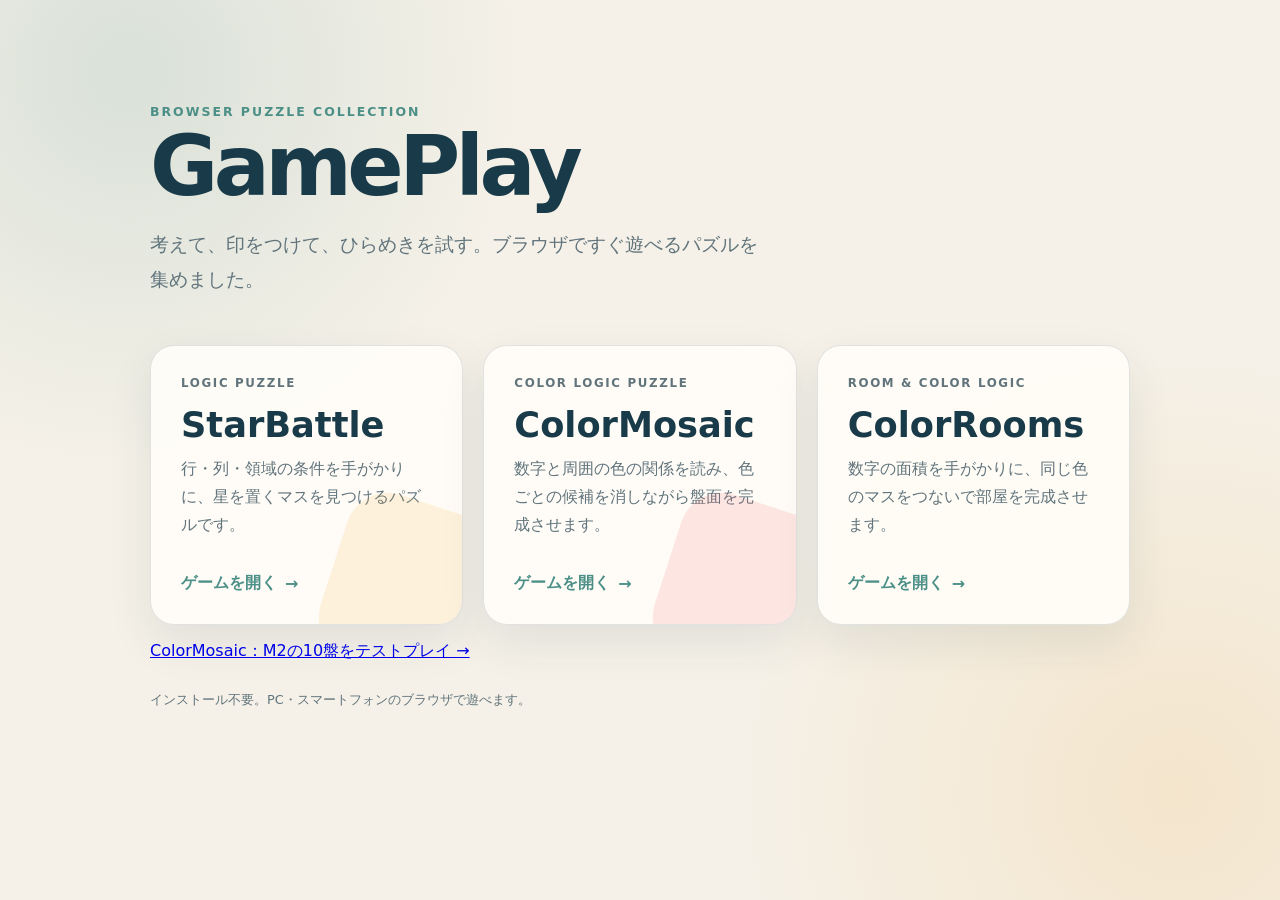
<file: index.html>
<!doctype html>
<html lang="ja">
<head>
  <meta charset="utf-8">
  <meta name="viewport" content="width=device-width, initial-scale=1">
  <meta name="theme-color" content="#172f3b">
  <title>GamePlay</title>
  <style>
    :root {
      color-scheme: light;
      --ink: #18323d;
      --muted: #61747c;
      --paper: #f5f1e8;
      --panel: rgb(255 253 248 / 92%);
      --line: #c9d5d8;
      --deep: #193b49;
      --teal: #4b8f87;
      --coral: #ef5b64;
      --gold: #efa83d;
    }

    * { box-sizing: border-box; }

    body {
      min-height: 100vh;
      margin: 0;
      color: var(--ink);
      background:
        radial-gradient(circle at 10% 8%, rgb(75 143 135 / 16%), transparent 25rem),
        radial-gradient(circle at 92% 88%, rgb(239 168 61 / 16%), transparent 28rem),
        var(--paper);
      font-family: "Yu Gothic UI", "Yu Gothic", "Hiragino Sans", system-ui, sans-serif;
    }

    .shell {
      width: min(980px, calc(100% - 36px));
      margin: 0 auto;
      padding: clamp(54px, 9vw, 104px) 0 48px;
    }

    .eyebrow {
      margin: 0 0 8px;
      color: var(--teal);
      font-size: .78rem;
      font-weight: 800;
      letter-spacing: .16em;
    }

    h1 {
      margin: 0;
      color: var(--deep);
      font-size: clamp(2.7rem, 8vw, 5.2rem);
      line-height: .95;
      letter-spacing: -.055em;
    }

    .lead {
      max-width: 620px;
      margin: 22px 0 0;
      color: var(--muted);
      font-size: clamp(1rem, 2.4vw, 1.2rem);
      line-height: 1.8;
    }

    .games {
      display: grid;
      grid-template-columns: repeat(3, minmax(0, 1fr));
      gap: 20px;
      margin-top: 48px;
    }

    .game-card {
      position: relative;
      display: flex;
      min-height: 280px;
      flex-direction: column;
      overflow: hidden;
      padding: 30px;
      color: inherit;
      text-decoration: none;
      background: var(--panel);
      border: 1px solid rgb(24 50 61 / 13%);
      border-radius: 24px;
      box-shadow: 0 18px 45px rgb(24 50 61 / 9%);
      transition: transform .18s ease, box-shadow .18s ease, border-color .18s ease;
    }

    .game-card:hover,
    .game-card:focus-visible {
      transform: translateY(-4px);
      border-color: rgb(75 143 135 / 55%);
      box-shadow: 0 24px 54px rgb(24 50 61 / 14%);
      outline: none;
    }

    .game-card::after {
      position: absolute;
      right: -38px;
      bottom: -50px;
      width: 170px;
      height: 170px;
      content: "";
      border-radius: 42px;
      transform: rotate(18deg);
      opacity: .14;
    }

    .starbattle::after { background: var(--gold); }
    .colormosaic::after { background: var(--coral); }
    .colorrooms::after { background: linear-gradient(135deg, var(--teal), var(--blue)); }

    .game-label {
      color: var(--muted);
      font-size: .74rem;
      font-weight: 800;
      letter-spacing: .14em;
    }

    .game-card h2 {
      margin: 16px 0 10px;
      color: var(--deep);
      font-size: clamp(1.65rem, 4vw, 2.2rem);
      line-height: 1.1;
    }

    .game-card p {
      max-width: 31em;
      margin: 0;
      color: var(--muted);
      line-height: 1.75;
    }

    .open {
      display: inline-flex;
      align-items: center;
      gap: 8px;
      margin-top: auto;
      padding-top: 28px;
      color: var(--teal);
      font-weight: 800;
    }

    footer {
      margin-top: 30px;
      color: var(--muted);
      font-size: .8rem;
    }

    @media (max-width: 880px) {
      .games { grid-template-columns: repeat(2, minmax(0, 1fr)); }
    }

    @media (max-width: 680px) {
      .shell { width: min(100% - 24px, 520px); }
      .games { grid-template-columns: 1fr; margin-top: 34px; }
      .game-card { min-height: 235px; padding: 25px; }
    }
  </style>
</head>
<body>
  <main class="shell">
    <header>
      <p class="eyebrow">BROWSER PUZZLE COLLECTION</p>
      <h1>GamePlay</h1>
      <p class="lead">考えて、印をつけて、ひらめきを試す。ブラウザですぐ遊べるパズルを集めました。</p>
    </header>

    <section class="games" aria-label="ゲーム一覧">
      <a class="game-card starbattle" href="starbattle/">
        <span class="game-label">LOGIC PUZZLE</span>
        <h2>StarBattle</h2>
        <p>行・列・領域の条件を手がかりに、星を置くマスを見つけるパズルです。</p>
        <span class="open">ゲームを開く <span aria-hidden="true">→</span></span>
      </a>

      <a class="game-card colormosaic" href="colormosaic/index.html">
        <span class="game-label">COLOR LOGIC PUZZLE</span>
        <h2>ColorMosaic</h2>
        <p>数字と周囲の色の関係を読み、色ごとの候補を消しながら盤面を完成させます。</p>
        <span class="open">ゲームを開く <span aria-hidden="true">→</span></span>
      </a>

      <a class="game-card colorrooms" href="colorrooms/">
        <span class="game-label">ROOM &amp; COLOR LOGIC</span>
        <h2>ColorRooms</h2>
        <p>数字の面積を手がかりに、同じ色のマスをつないで部屋を完成させます。</p>
        <span class="open">ゲームを開く <span aria-hidden="true">→</span></span>
      </a>
    </section>

    <p><a href="colormosaic/index.html?collection=m2">ColorMosaic：M2の10盤をテストプレイ →</a></p>

    <footer>インストール不要。PC・スマートフォンのブラウザで遊べます。</footer>
  </main>
</body>
</html>
</file>
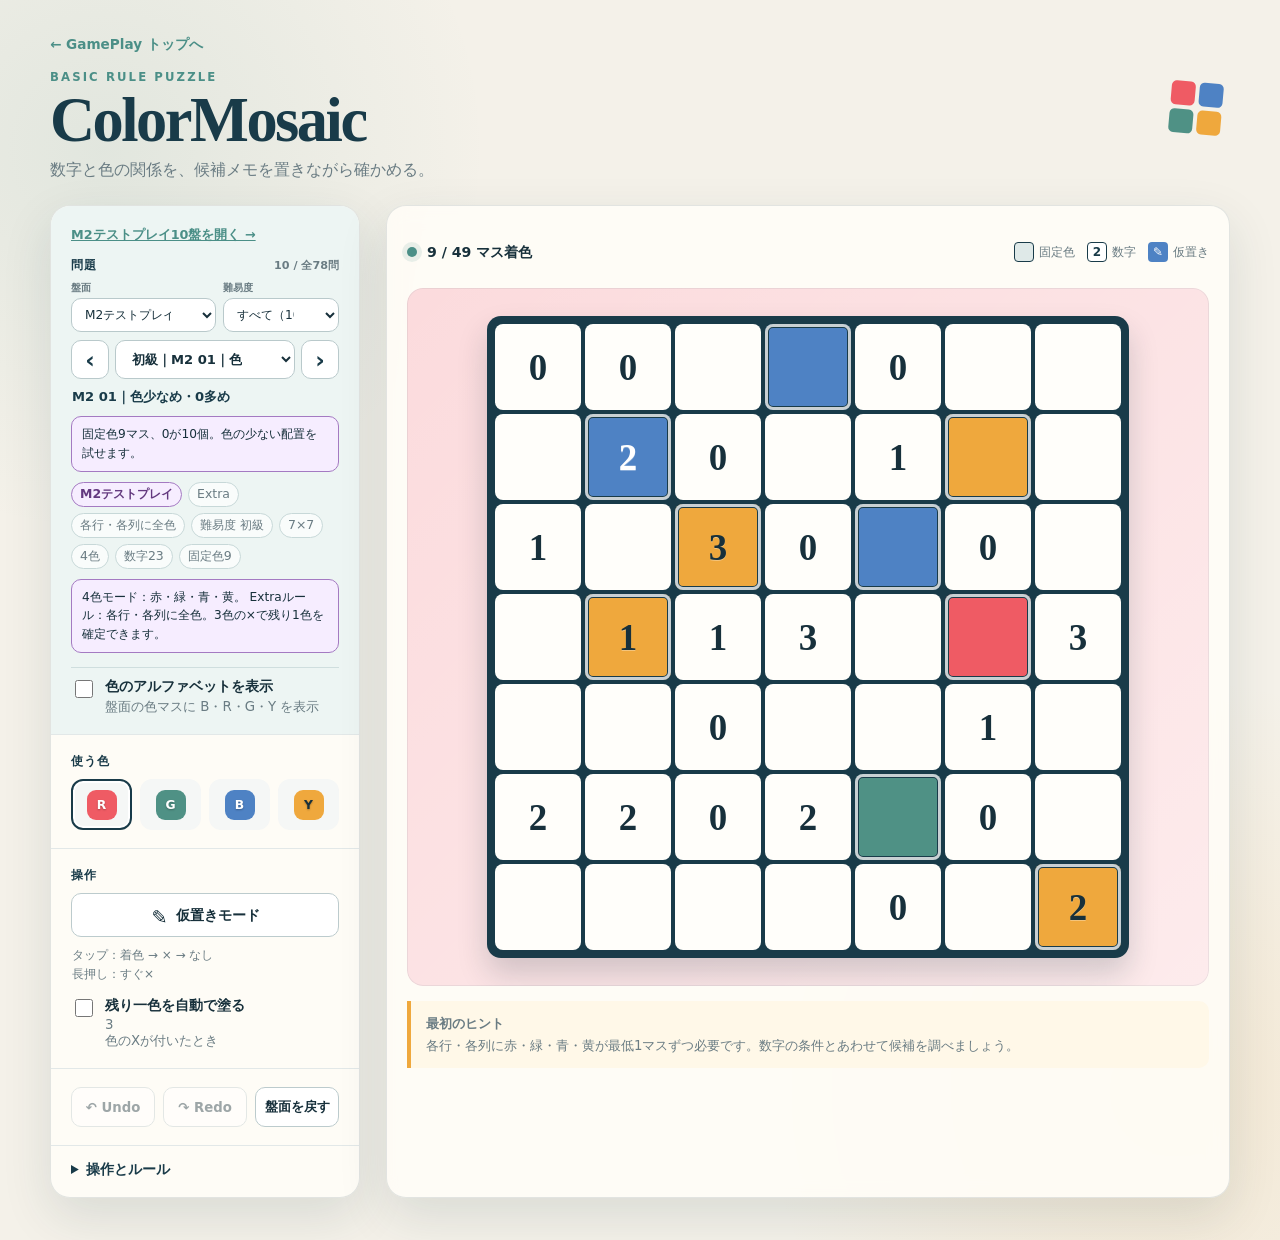
<file: colormosaic/index.html>
<!doctype html>
<html lang="ja">
<head>
  <meta charset="utf-8">
  <meta name="viewport" content="width=device-width, initial-scale=1">
  <meta name="theme-color" content="#19333f">
  <title>ColorMosaic | GamePlay</title>
  <link rel="stylesheet" href="styles.css?v=20261018-m2">
</head>
<body>
  <header class="site-header">
    <div>
      <a class="back-link" href="../index.html">← GamePlay トップへ</a>
      <p class="eyebrow">BASIC RULE PUZZLE</p>
      <h1>ColorMosaic</h1>
      <p class="lead">数字と色の関係を、候補メモを置きながら確かめる。</p>
    </div>
    <div class="header-mark" aria-hidden="true">
      <span></span><span></span><span></span><span></span>
    </div>
  </header>

  <main class="app-shell">
    <aside class="control-panel" aria-label="ゲーム設定と操作">
      <section class="panel-section setup-section">
        <a class="m2-playtest-link" href="index.html?collection=m2">M2テストプレイ10盤を開く →</a>
        <div class="puzzle-browser-header">
          <label class="field-label" for="puzzle-select">問題</label>
          <span id="puzzle-count" class="puzzle-count" aria-live="polite"></span>
        </div>
        <div class="puzzle-filter-grid" aria-label="問題の絞り込み">
          <label class="puzzle-filter-field">
            <span>盤面</span>
            <select id="puzzle-group-filter" aria-label="盤面サイズと色数で絞り込む"></select>
          </label>
          <label class="puzzle-filter-field">
            <span>難易度</span>
            <select id="puzzle-difficulty-filter" aria-label="難易度で絞り込む"></select>
          </label>
        </div>
        <div class="puzzle-select-row">
          <button id="previous-puzzle" class="puzzle-nav-button" type="button" aria-label="前の問題">‹</button>
          <select id="puzzle-select" aria-label="遊ぶ問題"></select>
          <button id="next-puzzle" class="puzzle-nav-button" type="button" aria-label="次の問題">›</button>
        </div>
        <p id="puzzle-title" class="puzzle-title"></p>
        <p id="playtest-note" class="color-mode-note" hidden></p>
        <div id="puzzle-meta" class="puzzle-meta"></div>
        <p id="color-mode-note" class="color-mode-note" aria-live="polite"></p>
        <label class="auto-option display-option">
          <input id="show-color-symbols" type="checkbox">
          <span>
            <strong>色のアルファベットを表示</strong>
            <small>盤面の色マスに B・R・G・Y を表示</small>
          </span>
        </label>
      </section>

      <section class="panel-section desktop-input-controls">
        <p class="field-label">使う色</p>
        <div id="palette" class="palette" data-palette role="radiogroup" aria-label="操作する色"></div>
      </section>

      <section class="panel-section desktop-input-controls">
        <p class="field-label">操作</p>
        <div class="tool-switch">
          <button class="tool-button tentative-toggle" data-tentative type="button" aria-pressed="false">
            <span class="tool-icon pencil-icon" aria-hidden="true">✎</span>
            仮置きモード
          </button>
        </div>
        <div class="tentative-bulk-actions" data-tentative-actions hidden aria-label="仮置きの一括操作">
          <button class="secondary-button tentative-commit-button" data-tentative-commit type="button" disabled>
            ✓ 全確定 <span data-tentative-count>(0)</span>
          </button>
          <button class="secondary-button tentative-discard-button" data-tentative-discard type="button" disabled>
            × 全消去 <span data-tentative-count>(0)</span>
          </button>
        </div>
        <p class="operation-help">タップ：着色 → × → なし<br>長押し：すぐ×</p>
        <label class="auto-option">
          <input id="auto-fill" type="checkbox">
          <span>
            <strong>残り一色を自動で塗る</strong>
            <small><span data-exclusion-target>n−1</span>色のXが付いたとき</small>
          </span>
        </label>
      </section>

      <section class="panel-section action-row desktop-action-row" aria-label="履歴操作">
        <button id="undo-button" class="secondary-button" data-undo type="button" disabled>↶ Undo</button>
        <button class="secondary-button" data-redo type="button" disabled>↷ Redo</button>
        <button id="reset-button" class="secondary-button" type="button">盤面を戻す</button>
      </section>

      <details class="help-box">
        <summary>操作とルール</summary>
        <div class="help-content">
          <p>数字は、周囲8マスにある「数字マス自身と同じ色」の数です。数字マス自身は数えません。</p>
          <p><strong>Extra問題</strong>では、問題名に表示された追加ルールも同時に満たします。「各行・各列に全色」は、問題で使う3色または4色を各行・各列に最低1マスずつ使います。同じ色が行・列に複数あっても構いません。</p>
          <ul>
            <li>色を選んでタップすると、選択色の「着色 → × → なし」を繰り返します。</li>
            <li>マスを長押しすると、選択色の×を直接付けます。</li>
            <li>着色済みの数字マスを長押しすると、周囲の未着色マスに数字マスと同じ色の×をまとめて付けます。</li>
            <li>盤面の外側をダブルタップまたは長押しすると、<span data-exclusion-target>n−1</span>色の×があるマスを残り一色で確定します。</li>
            <li>仮置きモードでは「着色 → × → なし」を繰り返し、色と×は確定情報と区別して表示します。</li>
            <li>「全確定」で仮置きの色と×をまとめて確定し、「全消去」で仮置きだけを消せます。</li>
            <li id="x-slot-help">色別の×は色ごとの位置に分けて表示します。</li>
            <li>盤面内の色アルファベットは表示設定で切り替えられ、初期状態では非表示です。</li>
            <li><kbd>T</kbd> で仮置きモードを切り替えます。</li>
            <li><kbd>Ctrl</kbd>＋<kbd>Z</kbd> でUndo、<kbd>Ctrl</kbd>＋<kbd>Shift</kbd>＋<kbd>Z</kbd> でRedoできます。</li>
          </ul>
        </div>
      </details>
    </aside>

    <section class="play-area" aria-label="ColorMosaic盤面">
      <div class="board-toolbar">
        <div id="status" class="status-card" aria-live="polite"></div>
        <div class="legend" aria-label="盤面記号">
          <span><i class="fixed-sample"></i>固定色</span>
          <span><i class="clue-sample">2</i>数字</span>
          <span><i class="tentative-sample">✎</i>仮置き</span>
        </div>
      </div>
      <div id="board-frame" class="board-frame" title="盤面の外側をダブルタップまたは長押しすると、残り一色のマスを確定します">
        <div id="board" class="board" role="grid" aria-label="パズル盤面"></div>
      </div>
      <section class="mobile-controls" aria-label="盤面操作">
        <div class="mobile-control-heading">
          <p class="mobile-control-label">使う色</p>
          <span class="mobile-selected-label">選択中</span>
        </div>
        <div id="mobile-palette" class="palette mobile-palette" data-palette role="radiogroup" aria-label="操作する色"></div>
        <div class="mobile-action-row" role="group" aria-label="仮置きと履歴">
          <button class="tool-button tentative-toggle" data-tentative type="button" aria-pressed="false">
            <span class="tool-icon pencil-icon" aria-hidden="true">✎</span>
            仮置き
          </button>
          <button class="secondary-button mobile-history-button" data-undo type="button" disabled>↶ Undo</button>
          <button class="secondary-button mobile-history-button" data-redo type="button" disabled>↷ Redo</button>
        </div>
        <div class="tentative-bulk-actions" data-tentative-actions hidden aria-label="仮置きの一括操作">
          <button class="secondary-button tentative-commit-button" data-tentative-commit type="button" disabled>
            ✓ 全確定 <span data-tentative-count>(0)</span>
          </button>
          <button class="secondary-button tentative-discard-button" data-tentative-discard type="button" disabled>
            × 全消去 <span data-tentative-count>(0)</span>
          </button>
        </div>
        <p class="mobile-operation-help"><span class="normal-cycle-help">通常：着色 → × → なし</span><span class="tentative-cycle-help">仮置き：着色 → × → なし</span><span>長押し：すぐ×</span><span>着色済み数字を長押し：周囲に×</span><span>盤面外をダブルタップ／長押し：<span data-exclusion-target>n−1</span>色の×を残り1色で確定</span></p>
      </section>
      <div id="hint" class="hint-card"></div>
    </section>
  </main>

  <div id="toast" class="toast" role="status" aria-live="polite"></div>

  <script src="puzzles.js?v=20260801-extra-2"></script>
  <script src="m2-puzzles.js?v=20261018-m2"></script>
  <script src="model.js?v=20260801-extra-2"></script>
  <script src="app.js?v=20261018-m2"></script>
</body>
</html>
</file>
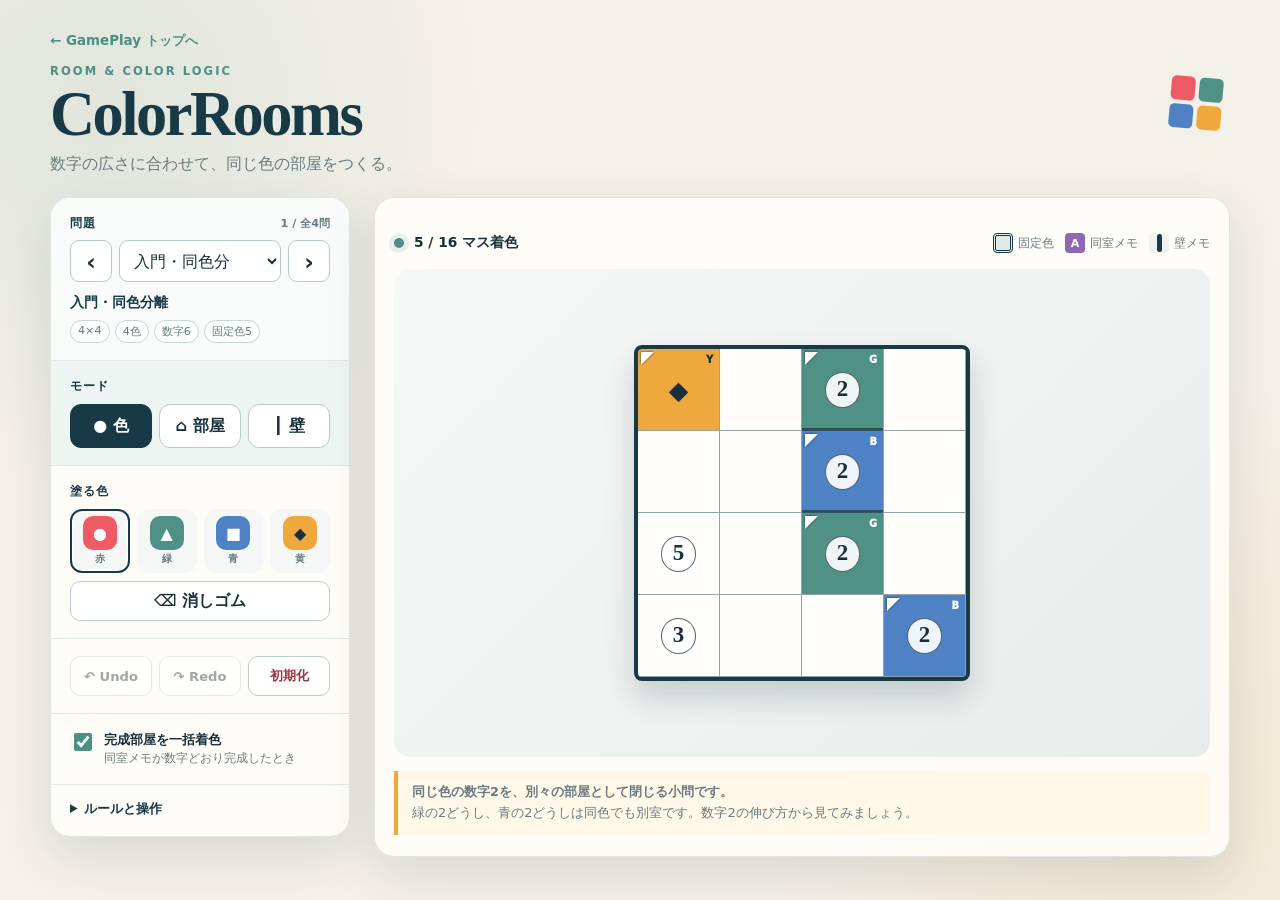
<file: colorrooms/index.html>
<!doctype html>
<html lang="ja">
<head>
  <meta charset="utf-8">
  <meta name="viewport" content="width=device-width, initial-scale=1, viewport-fit=cover">
  <meta name="theme-color" content="#183a47">
  <title>ColorRooms | GamePlay</title>
  <link rel="stylesheet" href="styles.css?v=20260823-1">
</head>
<body data-mode="color" data-color-tool="paint">
  <header class="site-header">
    <div>
      <a class="back-link" href="../">← GamePlay トップへ</a>
      <p class="eyebrow">ROOM &amp; COLOR LOGIC</p>
      <h1>ColorRooms</h1>
      <p class="lead">数字の広さに合わせて、同じ色の部屋をつくる。</p>
    </div>
    <div class="header-mark" aria-hidden="true">
      <span></span><span></span><span></span><span></span>
    </div>
  </header>

  <main class="app-shell">
    <aside class="control-panel" aria-label="ゲーム操作">
      <section class="panel-section setup-section">
        <div class="puzzle-browser-header">
          <label class="field-label" for="puzzle-select">問題</label>
          <span id="puzzle-count" class="puzzle-count" aria-live="polite"></span>
        </div>
        <div class="puzzle-select-row">
          <button id="previous-puzzle" class="puzzle-nav-button" type="button" aria-label="前の問題">‹</button>
          <select id="puzzle-select" aria-label="遊ぶ問題"></select>
          <button id="next-puzzle" class="puzzle-nav-button" type="button" aria-label="次の問題">›</button>
        </div>
        <p id="puzzle-title" class="puzzle-title"></p>
        <div id="puzzle-meta" class="puzzle-meta"></div>
      </section>

      <section class="panel-section mode-section">
        <p class="field-label">モード</p>
        <div class="mode-switch" role="radiogroup" aria-label="操作モード">
          <button class="mode-button is-active" data-mode-button="color" type="button" aria-pressed="true">
            <span aria-hidden="true">●</span> 色
          </button>
          <button class="mode-button" data-mode-button="room" type="button" aria-pressed="false">
            <span aria-hidden="true">⌂</span> 部屋
          </button>
          <button class="mode-button" data-mode-button="wall" type="button" aria-pressed="false">
            <span aria-hidden="true">┃</span> 壁
          </button>
        </div>
      </section>

      <section class="panel-section color-controls" data-color-controls>
        <p class="field-label">塗る色</p>
        <div class="palette" data-palette role="radiogroup" aria-label="塗る色"></div>
        <button class="eraser-button" data-eraser type="button" aria-pressed="false">
          <span aria-hidden="true">⌫</span> 消しゴム
        </button>
      </section>

      <section class="panel-section room-controls" data-room-controls>
        <p class="field-label">同室メモ</p>
        <p class="panel-copy">数字をタップして数字部屋を選びます。未所属の空きマスなら、数字なしの仮部屋を作ります。</p>
        <button class="secondary-button" data-close-room type="button" disabled>フォーカス解除</button>
      </section>

      <section class="panel-section wall-controls" data-wall-controls>
        <p class="field-label">壁メモ</p>
        <p class="panel-copy">マスとマスの間をタップして壁を置きます。完成した数字部屋の外周には自動で壁が付きます。</p>
        <p class="wall-count" data-wall-count>壁 0本・辺をタップして切替</p>
      </section>

      <section class="panel-section history-row" aria-label="履歴操作">
        <button class="secondary-button" data-undo type="button" disabled>↶ Undo</button>
        <button class="secondary-button" data-redo type="button" disabled>↷ Redo</button>
        <button class="secondary-button danger-button" data-reset type="button">初期化</button>
      </section>

      <section class="panel-section option-section">
        <label class="auto-option">
          <input data-sync-rooms type="checkbox" checked>
          <span>
            <strong>完成部屋を一括着色</strong>
            <small>同室メモが数字どおり完成したとき</small>
          </span>
        </label>
      </section>

      <details class="help-box">
        <summary>ルールと操作</summary>
        <div class="help-content">
          <p>縦横につながった同色マスが一つの部屋です。各部屋には数字が一つだけ入り、数字は部屋のマス数を表します。</p>
          <ul>
            <li>色モードでは、タップで1マスずつ着色します。</li>
            <li>部屋モードでは数字部屋を選ぶか、空きマスから数字なしの仮部屋を作ります。</li>
            <li>数字部屋が完成すると外周に自動壁が付き、壁モードでは手動の壁も置けます。</li>
            <li>壁と同室メモは自分用です。入力しなくても、色盤面が正しければ完成です。</li>
            <li><kbd>C</kbd>・<kbd>M</kbd>・<kbd>W</kbd>でモード、<kbd>1</kbd>〜<kbd>4</kbd>で色、<kbd>E</kbd>で消しゴムを選べます。</li>
            <li><kbd>Ctrl</kbd>＋<kbd>Z</kbd>でUndo、<kbd>Ctrl</kbd>＋<kbd>Shift</kbd>＋<kbd>Z</kbd>でRedoできます。</li>
          </ul>
        </div>
      </details>
    </aside>

    <section class="play-area" aria-label="ColorRooms盤面">
      <div class="board-toolbar">
        <div id="status" class="status-card" aria-live="polite"></div>
        <div class="legend" aria-label="盤面記号">
          <span><i class="fixed-sample"></i>固定色</span>
          <span><i class="room-sample">A</i>同室メモ</span>
          <span><i class="wall-sample"></i>壁メモ</span>
        </div>
      </div>

      <div id="room-focus" class="room-focus" hidden>
        <div>
          <strong id="room-focus-title"></strong>
          <span id="room-focus-progress"></span>
        </div>
        <button data-close-room type="button" aria-label="部屋フォーカスを解除">×</button>
      </div>

      <div class="board-frame">
        <div id="board" class="board" role="grid" aria-label="パズル盤面"></div>
      </div>

      <div id="hint" class="hint-card"></div>

      <details class="mobile-help">
        <summary>ルールと操作</summary>
        <p>同色の縦横連結が一部屋です。部屋モードでは数字部屋を選ぶか、空きマスから仮部屋を作れます。完成した数字部屋の外周には自動で壁が付きます。</p>
      </details>
    </section>
  </main>

  <nav class="mobile-dock" aria-label="スマートフォン用操作">
    <div class="mobile-mode-row">
      <div class="mode-switch" role="radiogroup" aria-label="操作モード">
        <button class="mode-button is-active" data-mode-button="color" type="button" aria-pressed="true">● 色</button>
        <button class="mode-button" data-mode-button="room" type="button" aria-pressed="false">⌂ 部屋</button>
        <button class="mode-button" data-mode-button="wall" type="button" aria-pressed="false">┃ 壁</button>
      </div>
      <div class="mobile-history">
        <button data-undo type="button" aria-label="一手戻す" disabled>↶</button>
        <button data-redo type="button" aria-label="やり直す" disabled>↷</button>
        <button class="mobile-reset" data-reset type="button" aria-label="盤面を初期化">初期化</button>
      </div>
    </div>
    <div class="mobile-color-row" data-color-controls>
      <div class="palette mobile-palette" data-palette role="radiogroup" aria-label="塗る色"></div>
      <button class="eraser-button compact-eraser" data-eraser type="button" aria-pressed="false" aria-label="消しゴム">⌫</button>
    </div>
    <div class="mobile-room-row" data-room-controls>
      <span id="mobile-room-message">数字か空きマスをタップ</span>
      <button class="secondary-button" data-close-room type="button" disabled>解除</button>
    </div>
    <div class="mobile-wall-row" data-wall-controls>
      <span aria-hidden="true">┃</span>
      <strong data-wall-count>壁 0本・辺をタップして切替</strong>
    </div>
  </nav>

  <div id="toast" class="toast" role="status" aria-live="polite"></div>

  <script src="puzzles.js?v=20260823-1"></script>
  <script src="model.js?v=20260823-1"></script>
  <script src="app.js?v=20260823-1"></script>
</body>
</html>
</file>
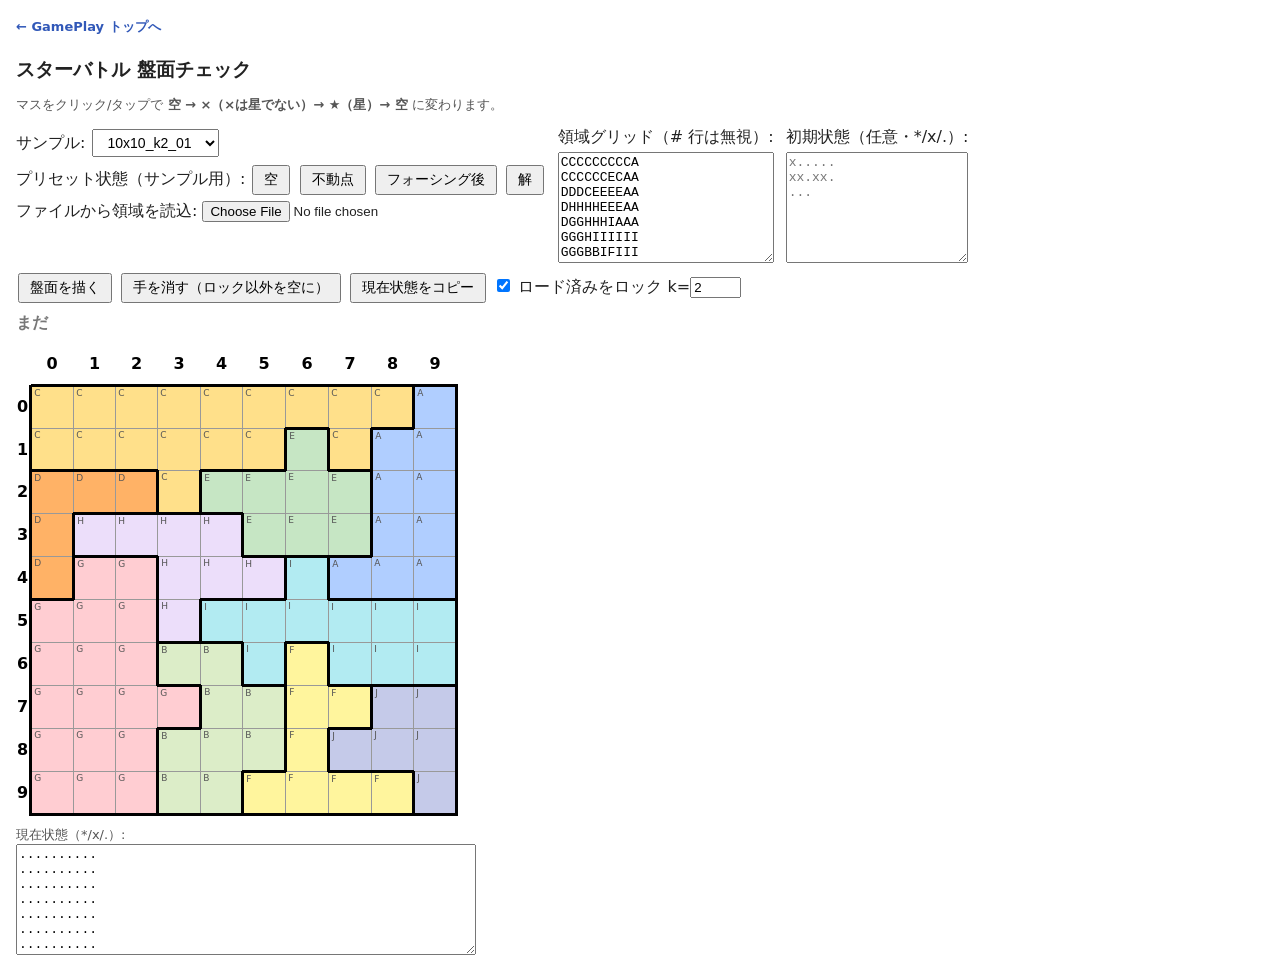
<file: starbattle/index.html>
<!DOCTYPE html>
<!-- StarBattle public browser app -->
<html lang="ja">
<head>
<meta charset="utf-8">
<meta name="viewport" content="width=device-width, initial-scale=1">
<title>StarBattle | GamePlay</title>
<style>
  :root { --cell: 38px; }
  body { font-family: system-ui, sans-serif; margin: 16px; color: #222; }
  h1 { font-size: 1.2rem; }
  .row { margin: 8px 0; }
  textarea { font-family: ui-monospace, monospace; font-size: 13px; width: 100%; max-width: 460px; box-sizing: border-box; }
  button, select { font-size: 14px; padding: 4px 10px; margin: 2px; cursor: pointer; }
  .hint { color: #555; font-size: 13px; }
  #board { border-collapse: collapse; margin-top: 10px; user-select: none; touch-action: manipulation; }
  #board td { width: var(--cell); height: var(--cell); text-align: center; vertical-align: middle;
    position: relative; font-weight: 700; cursor: pointer; }
  #board td.hdr { cursor: default; background: #fff; color: #000; font-weight: 700; width: auto; }
  .lbl { position: absolute; top: 1px; left: 2px; font-size: 9px; font-weight: 400; color: #555; }
  .lock { position: absolute; top: 0px; right: 1px; font-size: 10px; line-height: 1; opacity: 0.75; }
  #board td.locked { cursor: not-allowed; }
  .star { font-size: calc(var(--cell) * 0.62); color: #000; line-height: 1; }
  .ex   { font-size: calc(var(--cell) * 0.52); color: #c03030; line-height: 1; }
  .controls { display: flex; flex-wrap: wrap; gap: 12px; align-items: flex-start; }
  .col { display: flex; flex-direction: column; gap: 4px; }
  .err { color: #c03030; font-weight: 700; }
  .back { display: inline-block; margin-bottom: 8px; color: #3158b8; text-decoration: none; font-size: 13px; font-weight: 700; }
  .back:hover { text-decoration: underline; }
</style>
</head>
<body>
<a class="back" href="../">← GamePlay トップへ</a>
<h1>スターバトル 盤面チェック</h1>
<p class="hint">マスをクリック/タップで <b>空 → ×（×は星でない）→ ★（星）→ 空</b> に変わります。</p>

<div class="controls">
  <div class="col">
    <label>サンプル:
      <select id="sample"></select>
    </label>
    <div>
      プリセット状態（サンプル用）:
      <button data-preset="initial">空</button>
      <button data-preset="fixpoint">不動点</button>
      <button data-preset="forcing">フォーシング後</button>
      <button data-preset="solution">解</button>
    </div>
    <label>ファイルから領域を読込: <input type="file" id="file" accept=".txt"></label>
  </div>
  <div class="col">
    <label>領域グリッド（# 行は無視）:</label>
    <textarea id="region" rows="7" placeholder="DDDFFF&#10;DDDCCF&#10;..."></textarea>
  </div>
  <div class="col">
    <label>初期状態（任意・*/x/.）:</label>
    <textarea id="state" rows="7" placeholder="x.....&#10;xx.xx.&#10;..."></textarea>
  </div>
</div>

<div class="row">
  <button id="draw">盤面を描く</button>
  <button id="clear">手を消す（ロック以外を空に）</button>
  <button id="copy">現在状態をコピー</button>
  <label><input type="checkbox" id="lock" checked> ロード済みをロック</label>
  <label>k=<input type="number" id="k" value="1" min="1" style="width:3.2em"></label>
  <span id="msg" class="err"></span>
</div>

<div class="row"><b id="status"></b></div>

<table id="board"></table>

<div class="row">
  <label class="hint">現在状態（*/x/.）:</label><br>
  <textarea id="out" rows="7" readonly></textarea>
</div>

<!-- 公開問題データ。読み込めない場合は内蔵サンプルを使う。 -->
<script src="puzzles.js"></script>
<script>
"use strict";
// 領域を区別する淡色パレット。
const PALETTE = [
  "#ffe08a","#b0ceff","#c6e6c4","#ffb266","#ecdefa","#ffcdd2","#b2ebf2","#dcedc8",
  "#fff59d","#c5cae9","#f4c7c3","#c8e6c9","#f8bbd0","#b3e5fc","#ffe0b2","#e1bee7"
];
const EMPTY=0, STAR=1, EXCL=2;
const CHAR = {".":EMPTY,"*":STAR,"x":EXCL,"X":EXCL};
const TO_CHAR = {0:".",1:"*",2:"x"};

// puzzles.js が読み込めない場合のフォールバックサンプル。
const FALLBACK_SAMPLES = {
  "6x6_k1_01": {
    region: "DDDFFF\nDDDCCF\nACCCCE\nCCCCEE\nBCBCEC\nBBBCCC",
    k: 1,
    states: {
      initial:  "......\n......\n......\n......\n......\n......",
      fixpoint: "x.....\nxx.xx.\n*xxxxx\nxxxx..\nxx..xx\nx.xx..",
      forcing:  "xxxx*x\nxx*xxx\n*xxxxx\nxxxxx*\nxxx*xx\nx*xxxx",
      solution: "....*.\n..*...\n*.....\n.....*\n...*..\n.*...."
    }
  },
  "8x8_k2_01": {
    region: "CCCBBBDD\nCCCCBBBD\nGGCGBBDD\nGGGGAFDD\nGAGAAFFF\nAAAAFFFF\nAEAAHHFH\nEEEEHHHH",
    k: 2,
    states: {
      initial:  "........\n........\n........\n........\n........\n........\n........\n........",
      fixpoint: "........\n....x.x.\n........\n........\n....x...\n........\nx.xx..x.\n........",
      forcing:  "xxxx....\n.x.xxxxx\nxxxx.x..\n.x.xxxxx\nxxxxx.x.\nx.x*xxxx\nxxxxx.x*\nx.x*xxxx",
      solution: "....*.*.\n*.*.....\n....*.*.\n*.*.....\n.....*.*\n.*.*....\n.....*.*\n.*.*...."
    }
  }
};

// 公開データ（puzzles.js の window.PUZZLES）があればそれを使い、無ければ内蔵フォールバック。
const SAMPLES = (typeof window !== "undefined" && window.PUZZLES
  && Object.keys(window.PUZZLES).length) ? window.PUZZLES : FALLBACK_SAMPLES;

let GRID = null;    // 2D 領域ラベル
let STATE = null;   // 2D 状態(0/1/2)
let LOCKED = null;  // 2D ロード時に確定していた（=ロック対象）マス
let COLOR = {};     // ラベル -> 色
const $ = id => document.getElementById(id);
const lockOn = () => $("lock").checked;
const currentK = () => Math.max(1, parseInt($("k").value, 10) || 1);

function parseRegion(text) {
  const rows = []; let k = null;
  for (const raw of text.split(/\r?\n/)) {
    const line = raw.trim();
    if (!line) continue;
    if (line.startsWith("#")) {                 // # ヘッダから k= を拾う
      const m = line.match(/\bk\s*=\s*(\d+)/i);
      if (m) k = parseInt(m[1], 10);
      continue;
    }
    rows.push(line.includes(" ") ? line.split(/\s+/) : line.split(""));
  }
  if (!rows.length) throw new Error("領域グリッドが空です");
  const n = rows.length;
  if (rows.some(r => r.length !== n)) throw new Error("正方形(n×n)ではありません");
  return { grid: rows, k };
}

function parseState(text, n) {
  const rows = [];
  for (const raw of text.split(/\r?\n/)) {
    const line = raw.trim();
    if (!line || line.startsWith("#")) continue;
    rows.push(line);
  }
  if (!rows.length) return null;
  if (rows.length !== n || rows.some(r => r.length !== n))
    throw new Error("初期状態のサイズが領域と一致しません");
  return rows.map(r => [...r].map(ch => CHAR[ch] ?? EMPTY));
}

function assignColors(grid) {
  COLOR = {}; let i = 0;
  for (const row of grid) for (const lbl of row)
    if (!(lbl in COLOR)) COLOR[lbl] = PALETTE[(i++) % PALETTE.length];
}

function render() {
  const n = GRID.length, b = $("board");
  b.innerHTML = "";
  // ヘッダ行（列番号 0..n-1）。
  let tr = document.createElement("tr");
  tr.appendChild(cell("hdr", ""));
  for (let c = 0; c < n; c++) tr.appendChild(cell("hdr", String(c)));
  b.appendChild(tr);
  for (let r = 0; r < n; r++) {
    tr = document.createElement("tr");
    tr.appendChild(cell("hdr", String(r)));        // 行番号
    for (let c = 0; c < n; c++) {
      const td = document.createElement("td");
      paintCell(td, r, c);
      td.addEventListener("click", () => {
        if (lockOn() && LOCKED && LOCKED[r][c]) return;  // ロック中は変更不可
        STATE[r][c] = STATE[r][c] === EMPTY ? EXCL : STATE[r][c] === EXCL ? STAR : EMPTY;
        paintCell(td, r, c); dumpState();
      });
      tr.appendChild(td);
    }
    b.appendChild(tr);
  }
  dumpState();
}

function cell(cls, txt) { const td = document.createElement("td"); td.className = cls; td.textContent = txt; return td; }

function paintCell(td, r, c) {
  const n = GRID.length, lbl = GRID[r][c], s = STATE[r][c];
  td.style.background = s === EXCL ? "#d6d6d6" : COLOR[lbl];
  // 領域境界（隣が別領域なら太線）。
  const th = "3px solid #000", thin = "1px solid #999";
  td.style.borderTop    = (r === 0     || GRID[r-1][c] !== lbl) ? th : thin;
  td.style.borderBottom = (r === n-1   || GRID[r+1][c] !== lbl) ? th : thin;
  td.style.borderLeft   = (c === 0     || GRID[r][c-1] !== lbl) ? th : thin;
  td.style.borderRight  = (c === n-1   || GRID[r][c+1] !== lbl) ? th : thin;
  const locked = LOCKED && LOCKED[r][c] && lockOn();
  td.classList.toggle("locked", !!locked);
  let glyph = "";
  if (s === STAR) glyph = '<span class="star">★</span>';
  else if (s === EXCL) glyph = '<span class="ex">✕</span>';
  const lockMark = locked ? '<span class="lock">🔒</span>' : '';
  td.innerHTML = '<span class="lbl">' + lbl + '</span>' + lockMark + glyph;
}

function dumpState() {
  $("out").value = STATE.map(row => row.map(v => TO_CHAR[v]).join("")).join("\n");
  updateStatus();
}

// 軽い「解けた」判定: 各行/列/領域の★がちょうど k 個 ＆ ★が8近傍で非隣接（O(n²)）。
function isSolved() {
  if (!GRID) return false;
  const n = GRID.length, k = currentK();
  const rowc = Array(n).fill(0), colc = Array(n).fill(0), regc = {}, stars = [];
  for (let r = 0; r < n; r++) for (let c = 0; c < n; c++) if (STATE[r][c] === STAR) {
    rowc[r]++; colc[c]++; regc[GRID[r][c]] = (regc[GRID[r][c]] || 0) + 1; stars.push([r, c]);
  }
  if (rowc.some(v => v !== k) || colc.some(v => v !== k)) return false;
  for (const lbl in COLOR) if ((regc[lbl] || 0) !== k) return false;
  for (const [r, c] of stars)
    for (let dr = -1; dr <= 1; dr++) for (let dc = -1; dc <= 1; dc++) {
      if (dr === 0 && dc === 0) continue;
      const nr = r + dr, nc = c + dc;
      if (nr >= 0 && nr < n && nc >= 0 && nc < n && STATE[nr][nc] === STAR) return false;
    }
  return true;
}

function updateStatus() {
  const el = $("status");
  if (!GRID) { el.textContent = ""; return; }
  if (isSolved()) { el.textContent = "✅ 解けました！"; el.style.color = "#1a7f1a"; }
  else { el.textContent = "まだ"; el.style.color = "#777"; }
}

function buildBoard(regionText, stateText) {
  $("msg").textContent = "";
  try {
    const parsed = parseRegion(regionText);
    GRID = parsed.grid;
    const n = GRID.length;
    if (parsed.k) $("k").value = parsed.k;       // # k= ヘッダがあれば反映
    assignColors(GRID);
    const st = stateText ? parseState(stateText, n) : null;
    STATE = st ? st.map(row => row.slice()) : Array.from({length:n}, () => Array(n).fill(EMPTY));
    // ロード時に確定（非空）だったマスをロック対象にする。
    LOCKED = st ? st.map(row => row.map(v => v !== EMPTY))
                : Array.from({length:n}, () => Array(n).fill(false));
    render();
  } catch (e) { $("msg").textContent = e.message; }
}

// ---- イベント結線 ----
function loadSample(name) {
  const s = SAMPLES[name];
  $("k").value = s.k;
  $("region").value = s.region;
  $("state").value = "";
  buildBoard(s.region, "");
}

window.addEventListener("DOMContentLoaded", () => {
  const sel = $("sample");
  for (const name of Object.keys(SAMPLES)) {
    const o = document.createElement("option"); o.value = name; o.textContent = name; sel.appendChild(o);
  }
  sel.addEventListener("change", () => loadSample(sel.value));

  $("draw").addEventListener("click", () => buildBoard($("region").value, $("state").value));
  $("clear").addEventListener("click", () => {        // ロック以外（自分の手）を空に
    if (!STATE) return;
    const n = GRID.length;
    for (let r = 0; r < n; r++) for (let c = 0; c < n; c++)
      if (!(lockOn() && LOCKED[r][c])) STATE[r][c] = EMPTY;
    render();
  });
  $("copy").addEventListener("click", () => { $("out").select(); document.execCommand && document.execCommand("copy"); });
  $("lock").addEventListener("change", () => { if (GRID) render(); });   // ロック中/解除を切替
  $("k").addEventListener("input", updateStatus);                       // k 変更で再判定

  // プリセット状態（内蔵サンプル用）。
  document.querySelectorAll("[data-preset]").forEach(btn => {
    btn.addEventListener("click", () => {
      const s = SAMPLES[$("sample").value];
      const stext = s && s.states[btn.dataset.preset];
      if (!stext) { $("msg").textContent = "このプリセットはサンプルにのみ適用できます"; return; }
      $("state").value = stext;
      buildBoard($("region").value, stext);
    });
  });

  $("file").addEventListener("change", ev => {
    const f = ev.target.files[0]; if (!f) return;
    const rd = new FileReader();
    rd.onload = () => { $("region").value = rd.result; $("state").value = ""; buildBoard(rd.result, ""); };
    rd.readAsText(f);
  });

  loadSample(Object.keys(SAMPLES)[0]);  // 起動時に1つ表示（先頭サンプル）
});
</script>
</body>
</html>
</file>
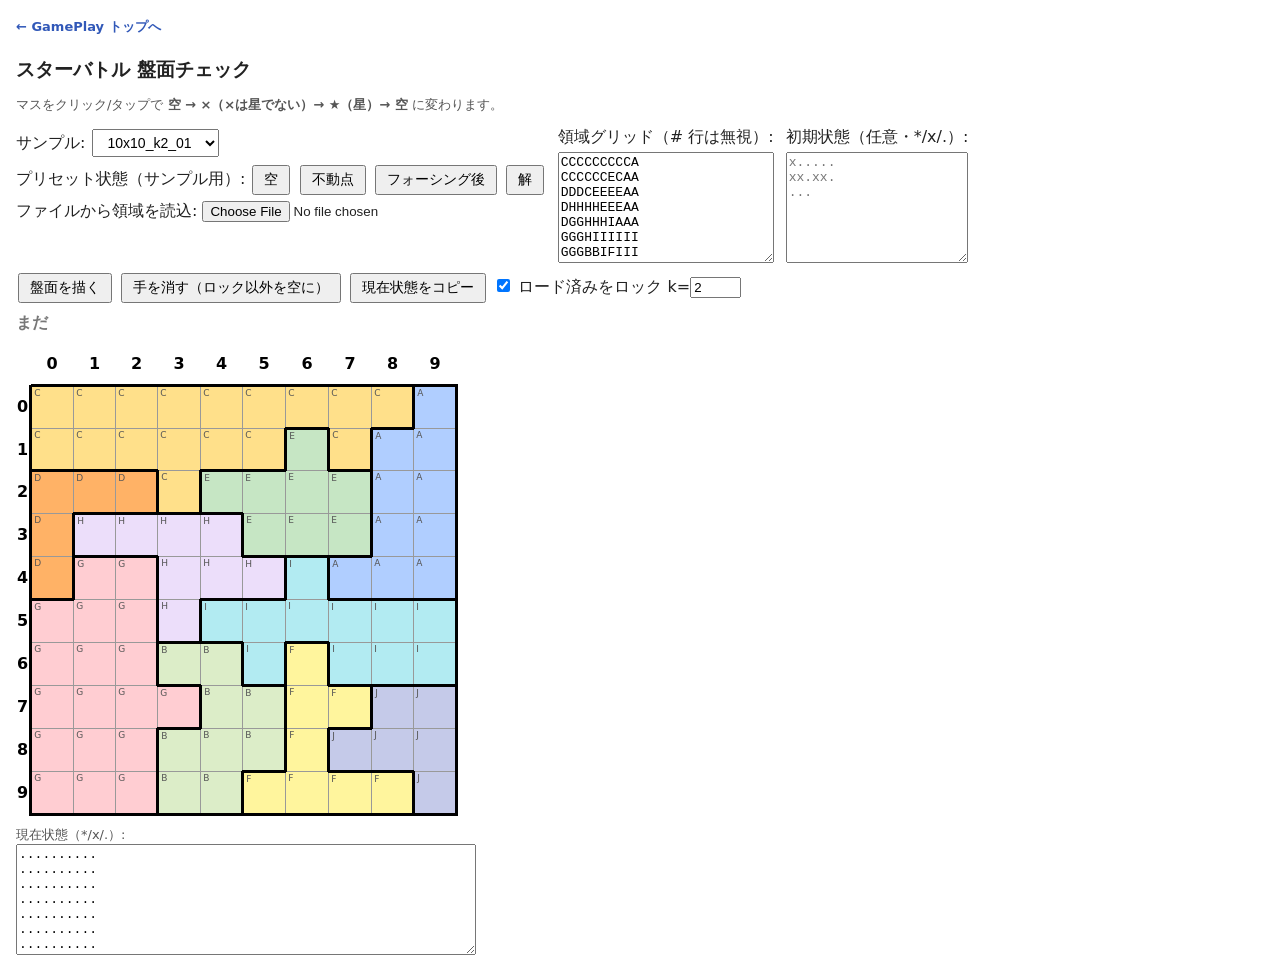
<file: board_play.html>
<!doctype html>
<html lang="ja">
<head>
  <meta charset="utf-8">
  <meta name="viewport" content="width=device-width, initial-scale=1">
  <meta http-equiv="refresh" content="0; url=starbattle/">
  <link rel="canonical" href="starbattle/">
  <title>StarBattleへ移動 | GamePlay</title>
</head>
<body>
  <p><a href="starbattle/">StarBattleを開く</a></p>
</body>
</html>
</file>
<file: colormosaic/styles.css>
:root {
  color-scheme: light;
  --ink: #17303b;
  --muted: #6a7c83;
  --line: #c8d4d8;
  --paper: #f4f1e9;
  --panel: #fffdf8;
  --deep: #193b49;
  --teal: #4b8f87;
  --coral: #ef5b64;
  --blue: #4e82c4;
  --green: #4f9185;
  --yellow: #efa83d;
  --shadow: 0 18px 50px rgb(24 54 65 / 12%);
}

* { box-sizing: border-box; }

body {
  min-height: 100vh;
  margin: 0;
  color: var(--ink);
  background:
    radial-gradient(circle at 8% 12%, rgb(75 143 135 / 11%), transparent 24rem),
    radial-gradient(circle at 92% 88%, rgb(239 168 61 / 12%), transparent 26rem),
    var(--paper);
  font-family: "Yu Gothic UI", "Yu Gothic", "Hiragino Sans", system-ui, sans-serif;
}

button, select, input { font: inherit; }
button, select { color: inherit; }
button { touch-action: manipulation; }

.site-header {
  display: flex;
  align-items: center;
  justify-content: space-between;
  width: min(1180px, calc(100% - 40px));
  margin: 0 auto;
  padding: 34px 0 24px;
}

.back-link {
  display: inline-block;
  margin-bottom: 16px;
  color: var(--teal);
  font-size: .85rem;
  font-weight: 800;
  text-decoration: none;
}

.back-link:hover,
.back-link:focus-visible {
  text-decoration: underline;
}

.eyebrow {
  margin: 0 0 5px;
  color: var(--teal);
  font-size: 0.73rem;
  font-weight: 800;
  letter-spacing: 0.18em;
}

h1 {
  margin: 0;
  color: var(--deep);
  font-family: Georgia, "Yu Mincho", serif;
  font-size: clamp(2.1rem, 5vw, 3.9rem);
  font-weight: 600;
  letter-spacing: -0.04em;
  line-height: 1;
}

.lead { margin: 9px 0 0; color: var(--muted); }

.header-mark {
  display: grid;
  grid-template-columns: repeat(2, 24px);
  gap: 4px;
  padding: 8px;
  transform: rotate(5deg);
}

.header-mark span { aspect-ratio: 1; border-radius: 5px; }
.header-mark span:nth-child(1) { background: var(--coral); }
.header-mark span:nth-child(2) { background: var(--blue); }
.header-mark span:nth-child(3) { background: var(--green); }
.header-mark span:nth-child(4) { background: var(--yellow); }

.app-shell {
  display: grid;
  grid-template-columns: minmax(240px, 310px) minmax(0, 1fr);
  gap: 26px;
  width: min(1180px, calc(100% - 40px));
  margin: 0 auto 42px;
}

.control-panel,
.play-area {
  min-width: 0;
  border: 1px solid rgb(25 59 73 / 12%);
  border-radius: 20px;
  background: rgb(255 253 248 / 88%);
  box-shadow: var(--shadow);
  backdrop-filter: blur(10px);
}

.control-panel { align-self: start; overflow: hidden; }
.panel-section { padding: 18px 20px; border-bottom: 1px solid #e2e8e8; }
.setup-section { background: #edf5f3; }

.field-label {
  display: block;
  margin: 0 0 9px;
  color: var(--deep);
  font-size: 0.78rem;
  font-weight: 800;
  letter-spacing: 0.08em;
}

.puzzle-browser-header {
  display: flex;
  align-items: baseline;
  justify-content: space-between;
  gap: 10px;
}

.puzzle-browser-header .field-label { margin-bottom: 7px; }
.puzzle-count {
  color: var(--muted);
  font-size: 0.7rem;
  font-weight: 700;
}

.puzzle-filter-grid {
  display: grid;
  grid-template-columns: minmax(0, 1.25fr) minmax(0, 1fr);
  gap: 7px;
  margin-bottom: 8px;
}

.puzzle-filter-field {
  display: grid;
  gap: 3px;
  min-width: 0;
}

.puzzle-filter-field > span {
  color: var(--muted);
  font-size: 0.65rem;
  font-weight: 800;
}

select {
  width: 100%;
  padding: 11px 36px 11px 12px;
  border: 1px solid #b9c9cb;
  border-radius: 10px;
  background: white;
}

.puzzle-filter-field select {
  padding: 8px 28px 8px 9px;
  font-size: 0.76rem;
}

.puzzle-select-row {
  display: grid;
  grid-template-columns: 38px minmax(0, 1fr) 38px;
  gap: 6px;
  align-items: stretch;
}

.puzzle-select-row select {
  min-width: 0;
  padding-block: 10px;
  font-size: 0.82rem;
  font-weight: 700;
}

.puzzle-nav-button {
  display: grid;
  place-items: center;
  min-width: 0;
  padding: 0;
  border: 1px solid #b9c9cb;
  border-radius: 10px;
  color: var(--deep);
  background: white;
  font-size: 1.45rem;
  font-weight: 800;
  cursor: pointer;
}

.puzzle-nav-button:hover:not(:disabled) { border-color: var(--teal); background: #f7fbfa; }
.puzzle-nav-button:disabled { cursor: not-allowed; opacity: 0.35; }
.puzzle-title {
  margin: 9px 1px 0;
  color: var(--deep);
  font-size: 0.82rem;
  font-weight: 800;
  line-height: 1.4;
}

.m2-playtest-link {
  display: inline-block;
  margin-bottom: 12px;
  color: var(--teal);
  font-size: 0.8rem;
  font-weight: 800;
  line-height: 1.5;
}

.puzzle-meta {
  display: flex;
  flex-wrap: wrap;
  gap: 6px;
  margin-top: 10px;
  color: var(--muted);
  font-size: 0.78rem;
}

.meta-chip {
  padding: 3px 8px;
  border: 1px solid #c7d8d8;
  border-radius: 999px;
  background: rgb(255 255 255 / 65%);
}

.color-mode-note {
  margin: 10px 0 0;
  padding: 8px 10px;
  border: 1px solid #c7d8d8;
  border-radius: 10px;
  color: var(--muted);
  background: rgb(255 255 255 / 54%);
  font-size: 0.76rem;
  line-height: 1.55;
}

body[data-color-count="4"] .color-mode-note {
  border-color: #e0bd72;
  color: var(--ink);
  background: #fff5d8;
}

body[data-extra="true"] .color-mode-note {
  border-color: #a47ac2;
  color: var(--ink);
  background: #f6edff;
}

body[data-extra="true"] .meta-chip:first-child {
  border-color: #a47ac2;
  color: #63397f;
  background: #f6edff;
  font-weight: 900;
}

.palette { display: grid; grid-template-columns: repeat(var(--palette-columns, 4), minmax(0, 1fr)); gap: 8px; }
.color-button {
  display: grid;
  place-items: center;
  min-height: 51px;
  padding: 6px;
  border: 2px solid transparent;
  border-radius: 12px;
  background: #f5f7f6;
  cursor: pointer;
}

.color-button:hover { background: white; }
.color-button.is-active { border-color: var(--deep); box-shadow: 0 0 0 2px white inset; }
.color-dot {
  display: grid;
  place-items: center;
  width: 30px;
  height: 30px;
  border-radius: 9px;
  color: var(--cell-text, white);
  background: var(--cell-color);
  font-size: 0.77rem;
  font-weight: 900;
  text-shadow: 0 1px 2px rgb(0 0 0 / 28%);
}

.tool-switch { display: grid; grid-template-columns: 1fr; gap: 8px; }
.tool-button,
.secondary-button {
  min-width: 0;
  border: 1px solid #bccbcd;
  border-radius: 10px;
  background: white;
  cursor: pointer;
}

.tool-button {
  display: flex;
  align-items: center;
  justify-content: center;
  gap: 7px;
  min-height: 44px;
  font-size: 0.88rem;
  font-weight: 700;
}

.tool-button.is-active { border-color: var(--deep); color: white; background: var(--deep); }
.tool-icon { display: inline-grid; place-items: center; width: 18px; height: 18px; }
.paint-icon { border: 2px solid currentColor; border-radius: 5px; background: currentColor; box-shadow: 0 0 0 3px rgb(255 255 255 / 24%) inset; }
.x-icon { font-size: 1.25rem; font-weight: 900; }
.pencil-icon { font-size: 1.2rem; font-weight: 900; }
.operation-help,
.mobile-operation-help {
  margin: 9px 1px 0;
  color: var(--muted);
  font-size: 0.75rem;
  line-height: 1.55;
}

.auto-option {
  display: flex;
  align-items: flex-start;
  gap: 9px;
  margin-top: 14px;
  cursor: pointer;
}

.auto-option input { width: 18px; height: 18px; margin-top: 2px; accent-color: var(--teal); }
.auto-option span { display: grid; gap: 2px; }
.auto-option strong { font-size: 0.86rem; }
.auto-option small { color: var(--muted); }
.display-option { padding-top: 10px; border-top: 1px solid rgb(199 216 216 / 76%); }

.action-row { display: grid; grid-template-columns: repeat(3, minmax(0, 1fr)); gap: 8px; }
.secondary-button { min-height: 40px; padding: 8px; font-size: 0.83rem; font-weight: 700; }
.secondary-button:hover:not(:disabled) { border-color: var(--teal); background: #f0f7f5; }
.secondary-button:disabled { cursor: not-allowed; opacity: 0.42; }

.mobile-controls { display: none; min-width: 0; }
.mobile-control-label {
  margin: 0;
  color: var(--deep);
  font-size: 0.78rem;
  font-weight: 800;
  letter-spacing: 0.08em;
}
.mobile-control-heading {
  display: flex;
  align-items: center;
  justify-content: space-between;
  gap: 8px;
}
.mobile-selected-label {
  color: var(--muted);
  font-size: 0.68rem;
}
.mobile-palette { grid-template-columns: repeat(auto-fit, minmax(52px, 1fr)); }
.mobile-action-row { display: grid; grid-template-columns: repeat(3, minmax(0, 1fr)); gap: 8px; }
.mobile-action-row > button { min-height: 48px; }
.tentative-bulk-actions {
  display: grid;
  grid-template-columns: repeat(2, minmax(0, 1fr));
  gap: 8px;
  margin-top: 8px;
}
.tentative-bulk-actions[hidden] { display: none; }
.tentative-bulk-actions .secondary-button { min-height: 44px; }
.tentative-commit-button { border-color: #80aaa2; color: #275f56; background: #f0f8f6; }
.tentative-discard-button { border-color: #e3a1a7; color: #9b3140; background: #fff5f5; }
.tentative-bulk-actions [data-tentative-count] { font-size: 0.72em; font-weight: 800; }
.mobile-operation-help {
  display: flex;
  justify-content: center;
  flex-wrap: wrap;
  gap: 2px 12px;
  margin-top: -2px;
  text-align: center;
}
.tentative-cycle-help { font-weight: 700; }

.help-box { padding: 15px 20px 18px; }
.help-box summary { cursor: pointer; color: var(--deep); font-size: 0.86rem; font-weight: 800; }
.help-content { color: var(--muted); font-size: 0.8rem; line-height: 1.7; }
.help-content ul { margin: 6px 0 0; padding-left: 18px; }
kbd { padding: 1px 5px; border: 1px solid #c1ccce; border-bottom-width: 2px; border-radius: 4px; background: white; }

.play-area { min-height: 650px; padding: 20px; }
.board-toolbar { display: flex; align-items: center; justify-content: space-between; gap: 14px; min-height: 52px; }
.status-card { display: flex; align-items: center; gap: 10px; font-size: 0.88rem; font-weight: 700; }
.status-dot { width: 10px; height: 10px; border-radius: 50%; background: var(--teal); box-shadow: 0 0 0 5px rgb(75 143 135 / 12%); }
.status-card.is-warning .status-dot { background: var(--coral); box-shadow: 0 0 0 5px rgb(239 91 100 / 12%); }
.status-card.is-solved .status-dot { background: var(--yellow); box-shadow: 0 0 0 5px rgb(239 168 61 / 18%); }

.legend { display: flex; flex-wrap: wrap; gap: 12px; color: var(--muted); font-size: 0.75rem; }
.legend span { display: inline-flex; align-items: center; gap: 5px; }
.fixed-sample,
.clue-sample,
.tentative-sample { display: inline-grid; place-items: center; width: 20px; height: 20px; border-radius: 4px; }
.fixed-sample { border: 1px solid var(--deep); background: #dfe9e8; }
.clue-sample { border: 1px solid var(--deep); background: white; color: var(--deep); font-style: normal; font-weight: 900; }
.tentative-sample { border: 1px dashed var(--blue); color: white; background: var(--blue); font-style: normal; font-weight: 900; }

.board-frame {
  --selected-color: #e8edeb;
  display: grid;
  place-items: center;
  min-height: 505px;
  margin-top: 10px;
  padding: 28px;
  border-radius: 16px;
  background:
    linear-gradient(135deg, rgb(255 255 255 / 78%), rgb(255 255 255 / 88%)),
    var(--selected-color);
  box-shadow: 0 0 0 1px rgb(25 59 73 / 7%) inset;
  transition: background-color 180ms ease;
  cursor: pointer;
  touch-action: manipulation;
  overflow: auto;
}

.board {
  --cell-size: clamp(58px, 8.5vw, 86px);
  display: grid;
  grid-template-columns: repeat(var(--cols), var(--cell-size));
  grid-template-rows: repeat(var(--rows), var(--cell-size));
  gap: 4px;
  width: max-content;
  padding: 8px;
  border-radius: 14px;
  background: var(--deep);
  box-shadow: 0 16px 30px rgb(17 44 54 / 18%);
  cursor: default;
}

.board.is-tentative-mode {
  box-shadow:
    0 0 0 3px var(--yellow),
    0 16px 30px rgb(17 44 54 / 18%);
}

.cell {
  position: relative;
  display: grid;
  place-items: center;
  width: var(--cell-size);
  height: var(--cell-size);
  padding: 0;
  border: 0;
  border-radius: 8px;
  color: var(--ink);
  background: #fffefa;
  cursor: pointer;
  isolation: isolate;
  touch-action: manipulation;
  user-select: none;
  -webkit-user-select: none;
  -webkit-touch-callout: none;
}

.cell:hover:not(.is-fixed) { outline: 3px solid rgb(255 255 255 / 80%); outline-offset: -5px; }
.cell:focus-visible { outline: 4px solid var(--yellow); outline-offset: 1px; z-index: 3; }
.cell.is-filled { color: var(--cell-text, white); background: var(--cell-color); }
.cell.is-filled.is-tentative {
  color: var(--cell-text, white);
  background: #fffefa;
}
.cell.is-filled.is-tentative::before {
  content: "";
  position: absolute;
  inset: 5px;
  z-index: 0;
  border: 2px dashed rgb(255 255 255 / 68%);
  border-radius: 18% 24% 17% 22% / 23% 17% 25% 18%;
  background: var(--cell-color);
  box-shadow: 0 0 0 1px rgb(23 48 59 / 16%);
  pointer-events: none;
}
.cell.is-fixed { cursor: not-allowed; box-shadow: 0 0 0 3px rgb(255 255 255 / 76%) inset, 0 0 0 4px var(--deep) inset; }
.cell.is-fixed.can-exclude-neighbors { cursor: pointer; }
.cell.is-impossible::after {
  content: "";
  position: absolute;
  inset: 4px;
  border: 3px solid #b5102a;
  border-radius: 7px;
  z-index: 3;
  pointer-events: none;
}

.clue-number {
  position: relative;
  z-index: 1;
  font-family: Georgia, "Yu Mincho", serif;
  font-size: calc(var(--cell-size) * 0.43);
  font-weight: 800;
  line-height: 1;
  text-shadow: 0 1px 0 rgb(255 255 255 / 32%);
  transition: opacity 160ms ease, text-shadow 160ms ease;
}

.cell.is-clue-complete .clue-number {
  opacity: 0.28;
  text-shadow: none;
}

.cell-color-code {
  position: absolute;
  z-index: 2;
  place-items: center;
  width: calc(var(--cell-size) * 0.46);
  height: calc(var(--cell-size) * 0.46);
  font-family: Georgia, serif;
  font-size: calc(var(--cell-size) * 0.18);
  font-weight: 900;
  line-height: 1;
  text-shadow: 0 1px 1px rgb(24 48 59 / 18%);
  pointer-events: none;
}

.color-code { display: none; }
body.show-color-codes .color-code { display: inline; }
body.show-color-codes .cell-color-code { display: grid; }

.tentative-badge {
  position: absolute;
  top: 1px;
  left: 50%;
  z-index: 4;
  display: grid;
  place-items: center;
  width: calc(var(--cell-size) * 0.2);
  height: calc(var(--cell-size) * 0.2);
  border: 1px solid rgb(255 255 255 / 82%);
  border-radius: 50%;
  color: white;
  background: rgb(23 48 59 / 76%);
  font-size: calc(var(--cell-size) * 0.13);
  font-weight: 900;
  line-height: 1;
  box-shadow: 0 1px 3px rgb(0 0 0 / 22%);
  transform: translateX(-50%);
  pointer-events: none;
}

.x-list {
  position: absolute;
  inset: 0;
  z-index: 2;
  pointer-events: none;
}

.x-mark {
  position: absolute;
  display: grid;
  place-items: center;
  width: calc(var(--cell-size) * 0.46);
  height: calc(var(--cell-size) * 0.46);
  color: var(--x-color);
  font-size: calc(var(--cell-size) * 0.44);
  font-weight: 1000;
  line-height: 1;
  text-shadow:
    0 0 1px rgb(255 255 255 / 95%),
    0 1px 1px rgb(24 48 59 / 22%);
}

.x-mark.is-tentative {
  border: 1px dashed currentColor;
  border-radius: 50%;
  background: rgb(255 255 255 / 76%);
  opacity: 0.82;
  transform: scale(0.86);
}

.x-mark[data-slot="top-left"],
.cell-color-code[data-slot="top-left"] { top: 1px; left: 2px; }
.x-mark[data-slot="top-right"],
.cell-color-code[data-slot="top-right"] { top: 1px; right: 2px; }
.x-mark[data-slot="bottom-left"],
.cell-color-code[data-slot="bottom-left"] { bottom: 1px; left: 2px; }
.x-mark[data-slot="bottom-right"],
.cell-color-code[data-slot="bottom-right"] { right: 2px; bottom: 1px; }

.hint-card {
  min-height: 48px;
  margin-top: 15px;
  padding: 12px 15px;
  border-left: 4px solid var(--yellow);
  border-radius: 0 10px 10px 0;
  color: var(--muted);
  background: #fff8e8;
  font-size: 0.83rem;
  line-height: 1.6;
}

.toast {
  position: fixed;
  right: 20px;
  bottom: 20px;
  z-index: 10;
  max-width: min(360px, calc(100% - 40px));
  padding: 12px 16px;
  border-radius: 10px;
  color: white;
  background: var(--deep);
  box-shadow: 0 12px 30px rgb(0 0 0 / 18%);
  opacity: 0;
  transform: translateY(10px);
  transition: opacity 160ms ease, transform 160ms ease;
  pointer-events: none;
}

.toast.is-visible { opacity: 1; transform: translateY(0); }

@media (max-width: 820px) {
  .site-header { padding-top: 24px; }
  .app-shell { grid-template-columns: 1fr; }
  .control-panel { display: grid; grid-template-columns: 1fr 1fr; }
  .setup-section { grid-column: 1 / -1; }
  .desktop-input-controls { display: none; }
  .desktop-action-row [data-undo],
  .desktop-action-row [data-redo] { display: none; }
  .desktop-action-row { grid-template-columns: 1fr; }
  .help-box { grid-column: 1 / -1; }
  .play-area { min-height: auto; }
  .mobile-controls {
    display: grid;
    gap: 10px;
    margin-top: 12px;
    padding: 12px;
    border: 1px solid #cad7d8;
    border-radius: 14px;
    background: white;
  }
}

@media (max-width: 560px) {
  .site-header,
  .app-shell { width: min(100% - 20px, 1180px); }
  .header-mark { display: none; }
  .control-panel { display: block; }
  .panel-section { padding: 14px; }
  .puzzle-filter-grid { gap: 6px; }
  .puzzle-filter-field select { min-height: 42px; font-size: 0.78rem; }
  .puzzle-select-row { grid-template-columns: 46px minmax(0, 1fr) 46px; }
  .puzzle-select-row select { min-height: 46px; font-size: 0.86rem; }
  .puzzle-nav-button { min-height: 46px; }
  .puzzle-title { font-size: 0.88rem; }
  .play-area { padding: 12px; }
  .board-toolbar { align-items: flex-start; flex-direction: column; }
  .board-frame {
    min-height: 0;
    padding: 28px 4px;
    overflow: hidden;
  }
  .board {
    --cell-size: min(68px, var(--fit-cell-size, 68px));
    gap: 3px;
    padding: 6px;
  }
  body[data-board-size="8"] .board,
  body[data-board-size="9"] .board,
  body[data-board-size="10"] .board {
    gap: 2px;
    padding: 4px;
    border-radius: 10px;
  }
  body[data-board-size="8"] .cell,
  body[data-board-size="9"] .cell,
  body[data-board-size="10"] .cell {
    border-radius: 5px;
  }
  body[data-board-size="8"] .clue-number,
  body[data-board-size="9"] .clue-number,
  body[data-board-size="10"] .clue-number {
    font-size: max(13px, calc(var(--cell-size) * 0.43));
  }
  body[data-board-size="8"] .x-mark,
  body[data-board-size="9"] .x-mark,
  body[data-board-size="10"] .x-mark {
    font-size: max(13px, calc(var(--cell-size) * 0.44));
  }
  body[data-board-size="8"] .cell-color-code,
  body[data-board-size="9"] .cell-color-code,
  body[data-board-size="10"] .cell-color-code {
    font-size: max(9px, calc(var(--cell-size) * 0.18));
  }
  body[data-board-size="8"] .cell.is-fixed,
  body[data-board-size="9"] .cell.is-fixed,
  body[data-board-size="10"] .cell.is-fixed {
    box-shadow:
      0 0 0 1px rgb(255 255 255 / 72%) inset,
      0 0 0 2px #65777b inset;
  }
  .tool-button,
  .secondary-button { font-size: 0.78rem; }
  .mobile-palette .color-button { min-height: 52px; }
  .legend { display: none; }
}

@media (prefers-reduced-motion: reduce) {
  *, *::before, *::after { scroll-behavior: auto !important; transition: none !important; }
}
</file>
<file: colorrooms/styles.css>
:root {
  color-scheme: light;
  --ink: #17303b;
  --muted: #697b82;
  --line: #b8c8cd;
  --paper: #f3f0e7;
  --panel: #fffdf8;
  --deep: #183a47;
  --teal: #4b8f87;
  --coral: #ef5b64;
  --blue: #4e82c4;
  --green: #4f9185;
  --yellow: #efa83d;
  --purple: #8d69b5;
  --shadow: 0 18px 50px rgb(24 54 65 / 12%);
}

* { box-sizing: border-box; }

body {
  min-height: 100vh;
  margin: 0;
  color: var(--ink);
  background:
    radial-gradient(circle at 8% 12%, rgb(75 143 135 / 11%), transparent 24rem),
    radial-gradient(circle at 92% 88%, rgb(239 168 61 / 12%), transparent 26rem),
    var(--paper);
  font-family: "Yu Gothic UI", "Yu Gothic", "Hiragino Sans", system-ui, sans-serif;
}

button, select, input { font: inherit; }
button, select { color: inherit; }
button { touch-action: manipulation; }

.site-header {
  display: flex;
  align-items: center;
  justify-content: space-between;
  width: min(1180px, calc(100% - 40px));
  margin: 0 auto;
  padding: 30px 0 22px;
}

.back-link {
  display: inline-block;
  margin-bottom: 14px;
  color: var(--teal);
  font-size: .84rem;
  font-weight: 800;
  text-decoration: none;
}

.back-link:hover, .back-link:focus-visible { text-decoration: underline; }

.eyebrow {
  margin: 0 0 5px;
  color: var(--teal);
  font-size: .72rem;
  font-weight: 800;
  letter-spacing: .18em;
}

h1 {
  margin: 0;
  color: var(--deep);
  font-family: Georgia, "Yu Mincho", serif;
  font-size: clamp(2.1rem, 5vw, 3.9rem);
  font-weight: 600;
  letter-spacing: -.04em;
  line-height: 1;
}

.lead { margin: 9px 0 0; color: var(--muted); }

.header-mark {
  display: grid;
  grid-template-columns: repeat(2, 24px);
  gap: 4px;
  padding: 8px;
  transform: rotate(5deg);
}

.header-mark span { aspect-ratio: 1; border-radius: 5px; }
.header-mark span:nth-child(1) { background: var(--coral); }
.header-mark span:nth-child(2) { background: var(--green); }
.header-mark span:nth-child(3) { background: var(--blue); }
.header-mark span:nth-child(4) { background: var(--yellow); }

.app-shell {
  display: grid;
  grid-template-columns: minmax(240px, 300px) minmax(0, 1fr);
  gap: 24px;
  width: min(1180px, calc(100% - 40px));
  margin: 0 auto 42px;
}

.control-panel, .play-area {
  border: 1px solid rgb(25 59 73 / 12%);
  border-radius: 20px;
  background: rgb(255 253 248 / 90%);
  box-shadow: var(--shadow);
  backdrop-filter: blur(10px);
}

.control-panel { align-self: start; overflow: hidden; }
.panel-section { padding: 17px 19px; border-bottom: 1px solid #e2e8e8; }
.setup-section { background: #f8fbfa; }
.mode-section { background: #edf5f3; }

.field-label {
  display: block;
  margin: 0 0 9px;
  color: var(--deep);
  font-size: .77rem;
  font-weight: 800;
  letter-spacing: .08em;
}

.panel-copy { margin: 0 0 12px; color: var(--muted); font-size: .8rem; line-height: 1.65; }

.mode-switch { display: grid; grid-template-columns: repeat(3, minmax(0, 1fr)); gap: 7px; }
.mode-button {
  min-height: 44px;
  border: 1px solid #b9c9cb;
  border-radius: 11px;
  background: white;
  cursor: pointer;
  font-weight: 800;
}
.mode-button.is-active { border-color: var(--deep); color: white; background: var(--deep); }

.palette { display: grid; grid-template-columns: repeat(4, minmax(0, 1fr)); gap: 7px; }
.color-button {
  display: grid;
  place-items: center;
  min-height: 51px;
  padding: 5px;
  border: 2px solid transparent;
  border-radius: 12px;
  background: #f4f7f6;
  cursor: pointer;
}
.color-button:hover { background: white; }
.color-button.is-active { border-color: var(--deep); box-shadow: 0 0 0 2px white inset; }
.color-dot {
  display: grid;
  place-items: center;
  width: 34px;
  height: 34px;
  border-radius: 10px;
  color: var(--cell-text);
  background: var(--cell-color);
  font-size: 1rem;
  font-weight: 900;
}
.color-name { margin-top: 2px; color: var(--muted); font-size: .62rem; font-weight: 800; }

.eraser-button, .secondary-button {
  border: 1px solid #bccbcd;
  border-radius: 10px;
  background: white;
  cursor: pointer;
  font-weight: 750;
}
.eraser-button { width: 100%; min-height: 40px; margin-top: 8px; }
.eraser-button.is-active { border-color: var(--deep); color: white; background: var(--deep); }
.secondary-button { min-height: 40px; padding: 7px 9px; font-size: .82rem; }
.secondary-button:hover:not(:disabled) { border-color: var(--teal); background: #f0f7f5; }
.secondary-button:disabled, .eraser-button:disabled { cursor: not-allowed; opacity: .42; }
.danger-button { color: #9e3540; }
.wall-count { margin: 0; padding: 8px 10px; border-radius: 9px; color: var(--deep); background: #edf4f3; font-size: .75rem; font-weight: 850; }

.history-row { display: grid; grid-template-columns: repeat(3, minmax(0, 1fr)); gap: 7px; }
.auto-option { display: flex; align-items: flex-start; gap: 9px; cursor: pointer; }
.auto-option input { width: 18px; height: 18px; margin-top: 2px; accent-color: var(--teal); }
.auto-option span { display: grid; gap: 2px; }
.auto-option strong { font-size: .84rem; }
.auto-option small { color: var(--muted); font-size: .74rem; }

.help-box { padding: 15px 19px 18px; }
.help-box summary, .mobile-help summary { cursor: pointer; color: var(--deep); font-size: .84rem; font-weight: 800; }
.help-content { color: var(--muted); font-size: .79rem; line-height: 1.7; }
.help-content ul { margin: 6px 0 0; padding-left: 18px; }
kbd { padding: 1px 5px; border: 1px solid #c1ccce; border-bottom-width: 2px; border-radius: 4px; background: white; font-size: .72rem; }

.puzzle-browser-header {
  display: flex;
  align-items: center;
  justify-content: space-between;
  gap: 10px;
}
.puzzle-browser-header .field-label { margin-bottom: 8px; }
.puzzle-count {
  margin-bottom: 8px;
  color: var(--muted);
  font-size: .7rem;
  font-weight: 800;
}
.puzzle-select-row {
  display: grid;
  grid-template-columns: 42px minmax(0, 1fr) 42px;
  align-items: center;
  gap: 7px;
}
select {
  width: 100%;
  min-width: 0;
  min-height: 42px;
  padding: 9px 34px 9px 10px;
  border: 1px solid #b9c9cb;
  border-radius: 9px;
  background: white;
}
.puzzle-nav-button {
  min-width: 0;
  min-height: 42px;
  padding: 0;
  border: 1px solid #b9c9cb;
  border-radius: 9px;
  background: white;
  cursor: pointer;
  font-size: 1.45rem;
  font-weight: 800;
  line-height: 1;
}
.puzzle-nav-button:hover:not(:disabled) { border-color: var(--teal); background: #eef6f4; }
.puzzle-nav-button:disabled { cursor: not-allowed; opacity: .35; }
.puzzle-title {
  margin: 10px 0 0;
  color: var(--deep);
  font-size: .86rem;
  font-weight: 850;
  line-height: 1.5;
}
.puzzle-meta { display: flex; flex-wrap: wrap; gap: 5px; margin-top: 7px; }
.meta-chip { padding: 3px 7px; border: 1px solid #c5d6d7; border-radius: 999px; color: var(--muted); background: rgb(255 255 255 / 70%); font-size: .7rem; }

.play-area { min-height: 660px; padding: 19px; }

.board-toolbar { display: flex; align-items: center; justify-content: space-between; gap: 12px; min-height: 52px; }
.status-card { display: flex; align-items: center; gap: 10px; font-size: .86rem; font-weight: 750; }
.status-dot { width: 10px; height: 10px; flex: 0 0 auto; border-radius: 50%; background: var(--teal); box-shadow: 0 0 0 5px rgb(75 143 135 / 12%); }
.status-card.is-warning .status-dot { background: var(--coral); box-shadow: 0 0 0 5px rgb(239 91 100 / 13%); }
.status-card.is-solved .status-dot { background: var(--yellow); box-shadow: 0 0 0 5px rgb(239 168 61 / 18%); }

.legend { display: flex; flex-wrap: wrap; gap: 11px; color: var(--muted); font-size: .72rem; }
.legend span { display: inline-flex; align-items: center; gap: 5px; }
.fixed-sample, .room-sample, .wall-sample { display: inline-grid; place-items: center; width: 20px; height: 20px; border-radius: 4px; font-style: normal; }
.fixed-sample { border: 3px double var(--deep); background: #dfe9e8; }
.room-sample { color: white; background: var(--purple); font-size: .7rem; font-weight: 900; }
.wall-sample { position: relative; background: #eef3f2; }
.wall-sample::after { position: absolute; top: 1px; bottom: 1px; left: 8px; width: 5px; border-radius: 3px; background: var(--deep); content: ""; }

.room-focus {
  display: flex;
  align-items: center;
  justify-content: space-between;
  gap: 10px;
  margin: 2px 0 9px;
  padding: 9px 11px;
  border: 1px solid #cbbbe0;
  border-radius: 11px;
  background: #f6f0fb;
  font-size: .82rem;
}
.room-focus[hidden] { display: none; }
.room-focus strong { color: #664891; }
.room-focus span { margin-left: 7px; color: var(--muted); }
.room-focus button { width: 32px; height: 32px; border: 0; border-radius: 50%; background: white; cursor: pointer; font-size: 1.2rem; }

.board-frame {
  display: grid;
  place-items: center;
  min-height: 488px;
  padding: 24px;
  border-radius: 16px;
  background: linear-gradient(135deg, rgb(255 255 255 / 62%), transparent), #e7ecea;
  overflow: auto;
}

.board {
  --cell-size: clamp(57px, 8vw, 82px);
  position: relative;
  display: grid;
  grid-template-columns: repeat(var(--cols), var(--cell-size));
  grid-template-rows: repeat(var(--rows), var(--cell-size));
  width: max-content;
  border: 4px solid var(--deep);
  border-radius: 8px;
  background: var(--deep);
  box-shadow: 0 16px 30px rgb(17 44 54 / 18%);
  overflow: hidden;
  touch-action: manipulation;
  user-select: none;
}

.cell {
  position: relative;
  display: grid;
  place-items: center;
  width: var(--cell-size);
  height: var(--cell-size);
  margin: 0;
  padding: 0;
  border: 0;
  border-right: 1px solid #91a5ad;
  border-bottom: 1px solid #91a5ad;
  color: var(--ink);
  background: #fffefa;
  cursor: pointer;
  isolation: isolate;
}
.cell:hover:not(.is-fixed) { box-shadow: 0 0 0 3px rgb(255 255 255 / 75%) inset; }
.cell:focus-visible { outline: 4px solid var(--yellow); outline-offset: -4px; z-index: 6; }
.cell.is-filled { color: var(--cell-text); background: var(--cell-color); }
.cell.is-fixed::before {
  position: absolute;
  top: 3px;
  left: 3px;
  z-index: 4;
  width: 0;
  height: 0;
  content: "";
  border-top: 13px solid white;
  border-right: 13px solid transparent;
  filter: drop-shadow(0 0 1px var(--deep));
}
.cell.is-issue { box-shadow: 0 0 0 4px #c93345 inset; }
.cell.is-focus-room { box-shadow: 0 0 0 4px rgb(255 255 255 / 82%) inset, 0 0 0 7px #795aa6 inset; z-index: 3; }
.board.is-room-mode.has-focus .cell:not(.is-focus-room) { filter: saturate(.72) brightness(.93); }

.cell.edge-right-boundary::after, .cell.edge-bottom-boundary::after,
.cell.edge-right-room::after, .cell.edge-bottom-room::after {
  position: absolute;
  z-index: 5;
  content: "";
  pointer-events: none;
}
.cell.edge-right-boundary::after { top: 0; right: -2px; bottom: 0; width: 4px; background: rgb(24 58 71 / 72%); }
.cell.edge-bottom-boundary::after { right: 0; bottom: -2px; left: 0; height: 4px; background: rgb(24 58 71 / 72%); }
.cell.edge-right-room::after { top: 8px; right: -1px; bottom: 8px; width: 2px; background: rgb(121 90 166 / 58%); }
.cell.edge-bottom-room::after { right: 8px; bottom: -1px; left: 8px; height: 2px; background: rgb(121 90 166 / 58%); }

.wall-edge {
  position: absolute;
  z-index: 9;
  margin: 0;
  padding: 0;
  border: 0;
  background: transparent;
  cursor: pointer;
  pointer-events: none;
}
.wall-edge.is-vertical {
  top: calc(var(--edge-row) * var(--cell-size) + 9px);
  left: calc(var(--edge-col) * var(--cell-size) - 11px);
  width: 22px;
  height: calc(var(--cell-size) - 18px);
}
.wall-edge.is-horizontal {
  top: calc(var(--edge-row) * var(--cell-size) - 11px);
  left: calc(var(--edge-col) * var(--cell-size) + 9px);
  width: calc(var(--cell-size) - 18px);
  height: 22px;
}
.wall-edge::after {
  position: absolute;
  border-radius: 4px;
  background: var(--deep);
  content: "";
  opacity: 0;
  pointer-events: none;
}
.wall-edge.is-vertical::after { top: -9px; bottom: -9px; left: 9px; width: 5px; }
.wall-edge.is-horizontal::after { top: 9px; right: -9px; left: -9px; height: 5px; }
.wall-edge.is-active::after { opacity: 1; }
.wall-edge.is-auto::after { box-shadow: 0 0 0 1px rgb(239 168 61 / 88%); }
.board.is-wall-mode .cell { cursor: default; }
.board.is-wall-mode .wall-edge { pointer-events: auto; }
.board.is-wall-mode .wall-edge:not(.is-active)::after { opacity: .18; }
.board.is-wall-mode .wall-edge:hover::after,
.board.is-wall-mode .wall-edge:focus-visible::after { background: var(--yellow); opacity: 1; }
.wall-edge:focus-visible { border-radius: 6px; outline: 2px solid var(--yellow); outline-offset: -2px; }

.clue-number {
  position: relative;
  z-index: 2;
  display: grid;
  place-items: center;
  min-width: calc(var(--cell-size) * .43);
  min-height: calc(var(--cell-size) * .43);
  padding: 3px;
  border: 1px solid rgb(23 48 59 / 72%);
  border-radius: 50%;
  background: rgb(255 255 255 / 91%);
  color: var(--ink);
  font-family: Georgia, "Yu Mincho", serif;
  font-size: calc(var(--cell-size) * .28);
  font-weight: 850;
  line-height: 1;
}
.color-symbol { position: relative; z-index: 2; font-size: calc(var(--cell-size) * .31); font-weight: 900; }
.color-code { position: absolute; top: 5px; right: 6px; z-index: 3; font-size: calc(var(--cell-size) * .12); font-weight: 950; }
.room-label {
  position: absolute;
  right: 5px;
  bottom: 4px;
  z-index: 3;
  display: grid;
  place-items: center;
  min-width: 19px;
  height: 19px;
  padding: 0 4px;
  border-radius: 6px;
  color: white;
  background: rgb(101 72 145 / 88%);
  font-size: calc(var(--cell-size) * .12);
  font-weight: 900;
}

.hint-card {
  min-height: 48px;
  margin-top: 14px;
  padding: 11px 14px;
  border-left: 4px solid var(--yellow);
  border-radius: 0 10px 10px 0;
  color: var(--muted);
  background: #fff8e8;
  font-size: .81rem;
  line-height: 1.6;
}

.mobile-help { display: none; margin-top: 10px; padding: 10px 12px; border: 1px solid #d3dedd; border-radius: 11px; background: white; }
.mobile-help p { margin: 8px 0 0; color: var(--muted); font-size: .78rem; line-height: 1.65; }
.mobile-dock { display: none; }

.toast {
  position: fixed;
  right: 18px;
  bottom: 18px;
  z-index: 30;
  max-width: min(360px, calc(100% - 36px));
  padding: 11px 15px;
  border-radius: 10px;
  color: white;
  background: var(--deep);
  box-shadow: 0 12px 30px rgb(0 0 0 / 18%);
  opacity: 0;
  transform: translateY(10px);
  transition: opacity 160ms ease, transform 160ms ease;
  pointer-events: none;
}
.toast.is-visible { opacity: 1; transform: translateY(0); }

button:focus-visible,
select:focus-visible,
input:focus-visible,
summary:focus-visible {
  outline: 3px solid var(--yellow);
  outline-offset: 2px;
}

body:not([data-mode="color"]) [data-color-controls],
body:not([data-mode="room"]) [data-room-controls],
body:not([data-mode="wall"]) [data-wall-controls] { display: none; }

@media (max-width: 820px) {
  html, body { max-width: 100%; overflow-x: hidden; }
  body { padding-bottom: calc(150px + env(safe-area-inset-bottom)); }
  .site-header { width: min(100% - 24px, 720px); padding: 20px 0 14px; }
  .site-header .lead { display: none; }
  .back-link { margin-bottom: 10px; }
  h1 { font-size: 2.45rem; }
  .header-mark { grid-template-columns: repeat(2, 18px); }
  .app-shell { display: block; width: calc(100% - 16px); max-width: 720px; min-width: 0; margin-bottom: 12px; }
  .control-panel { display: block; margin-bottom: 10px; border-radius: 16px; }
  .control-panel .mode-section,
  .control-panel .color-controls,
  .control-panel .room-controls,
  .control-panel .wall-controls,
  .control-panel .history-row,
  .control-panel .help-box { display: none; }
  .control-panel .panel-section { padding: 12px; }
  .control-panel .option-section { border-bottom: 0; }
  .puzzle-select-row { grid-template-columns: 46px minmax(0, 1fr) 46px; }
  .puzzle-select-row select,
  .puzzle-nav-button { min-height: 46px; }
  .puzzle-title { font-size: .82rem; }
  .play-area { width: 100%; min-width: 0; min-height: auto; padding: 11px; border-radius: 16px; overflow: hidden; }
  .board-toolbar { min-width: 0; min-height: 46px; }
  .status-card { min-width: 0; line-height: 1.45; }
  .board-frame { width: 100%; min-width: 0; min-height: 0; padding: 11px 6px; overflow: hidden; }
  .legend { display: none; }
  .hint-card { margin-top: 9px; }
  .mobile-help { display: block; }
  .mobile-dock {
    position: fixed;
    right: 0;
    bottom: 0;
    left: 0;
    z-index: 20;
    display: grid;
    gap: 7px;
    padding: 9px max(10px, env(safe-area-inset-right)) calc(9px + env(safe-area-inset-bottom)) max(10px, env(safe-area-inset-left));
    border-top: 1px solid rgb(24 58 71 / 20%);
    background: rgb(255 253 248 / 96%);
    box-shadow: 0 -10px 30px rgb(20 47 57 / 13%);
    backdrop-filter: blur(14px);
    max-width: 100vw;
    min-width: 0;
    overflow: hidden;
  }
  .mobile-mode-row { display: grid; min-width: 0; grid-template-columns: minmax(0, 1fr) auto; gap: 8px; }
  .mobile-mode-row .mode-switch { min-width: 0; }
  .mobile-mode-row .mode-button { min-width: 0; min-height: 37px; padding: 3px; font-size: .78rem; }
  .mobile-history { display: grid; grid-template-columns: repeat(2, 42px) 50px; gap: 5px; }
  .mobile-history button { border: 1px solid #bccbcd; border-radius: 10px; background: white; font-size: 1.15rem; }
  .mobile-history button:disabled { opacity: .35; }
  .mobile-history .mobile-reset { color: #9e3540; font-size: .68rem; font-weight: 850; }
  .mobile-color-row { display: grid; min-width: 0; grid-template-columns: minmax(0, 1fr) 48px; gap: 7px; }
  .mobile-palette { min-width: 0; grid-template-columns: repeat(4, minmax(0, 1fr)); }
  .mobile-palette .color-button { min-width: 0; min-height: 49px; padding: 3px; }
  .mobile-palette .color-dot { width: 31px; height: 31px; }
  .mobile-palette .color-name { display: none; }
  .compact-eraser { min-height: 49px; margin: 0; font-size: 1.2rem; }
  .mobile-room-row { display: grid; grid-template-columns: minmax(0, 1fr) auto; align-items: center; gap: 8px; min-height: 49px; padding: 5px 7px 5px 11px; border: 1px solid #d1c4e2; border-radius: 11px; color: #664891; background: #f6f0fb; font-size: .8rem; font-weight: 750; }
  .mobile-room-row .secondary-button { min-height: 36px; }
  .mobile-wall-row { display: flex; align-items: center; justify-content: center; gap: 9px; min-height: 49px; padding: 6px 11px; border: 1px solid #b9cdca; border-radius: 11px; color: var(--deep); background: #edf4f3; font-size: .8rem; }
  .mobile-wall-row > span { font-size: 1.4rem; line-height: 1; }
  .toast { right: 12px; bottom: calc(155px + env(safe-area-inset-bottom)); }
}

@media (max-width: 420px) {
  .site-header { padding-top: 14px; }
  h1 { font-size: 2.15rem; }
  .header-mark { display: none; }
  .status-card { font-size: .78rem; }
  .hint-card { font-size: .76rem; }
  .clue-number { min-width: calc(var(--cell-size) * .48); min-height: calc(var(--cell-size) * .48); }
}

@media (prefers-reduced-motion: reduce) {
  *, *::before, *::after { scroll-behavior: auto !important; transition: none !important; }
}
</file>
